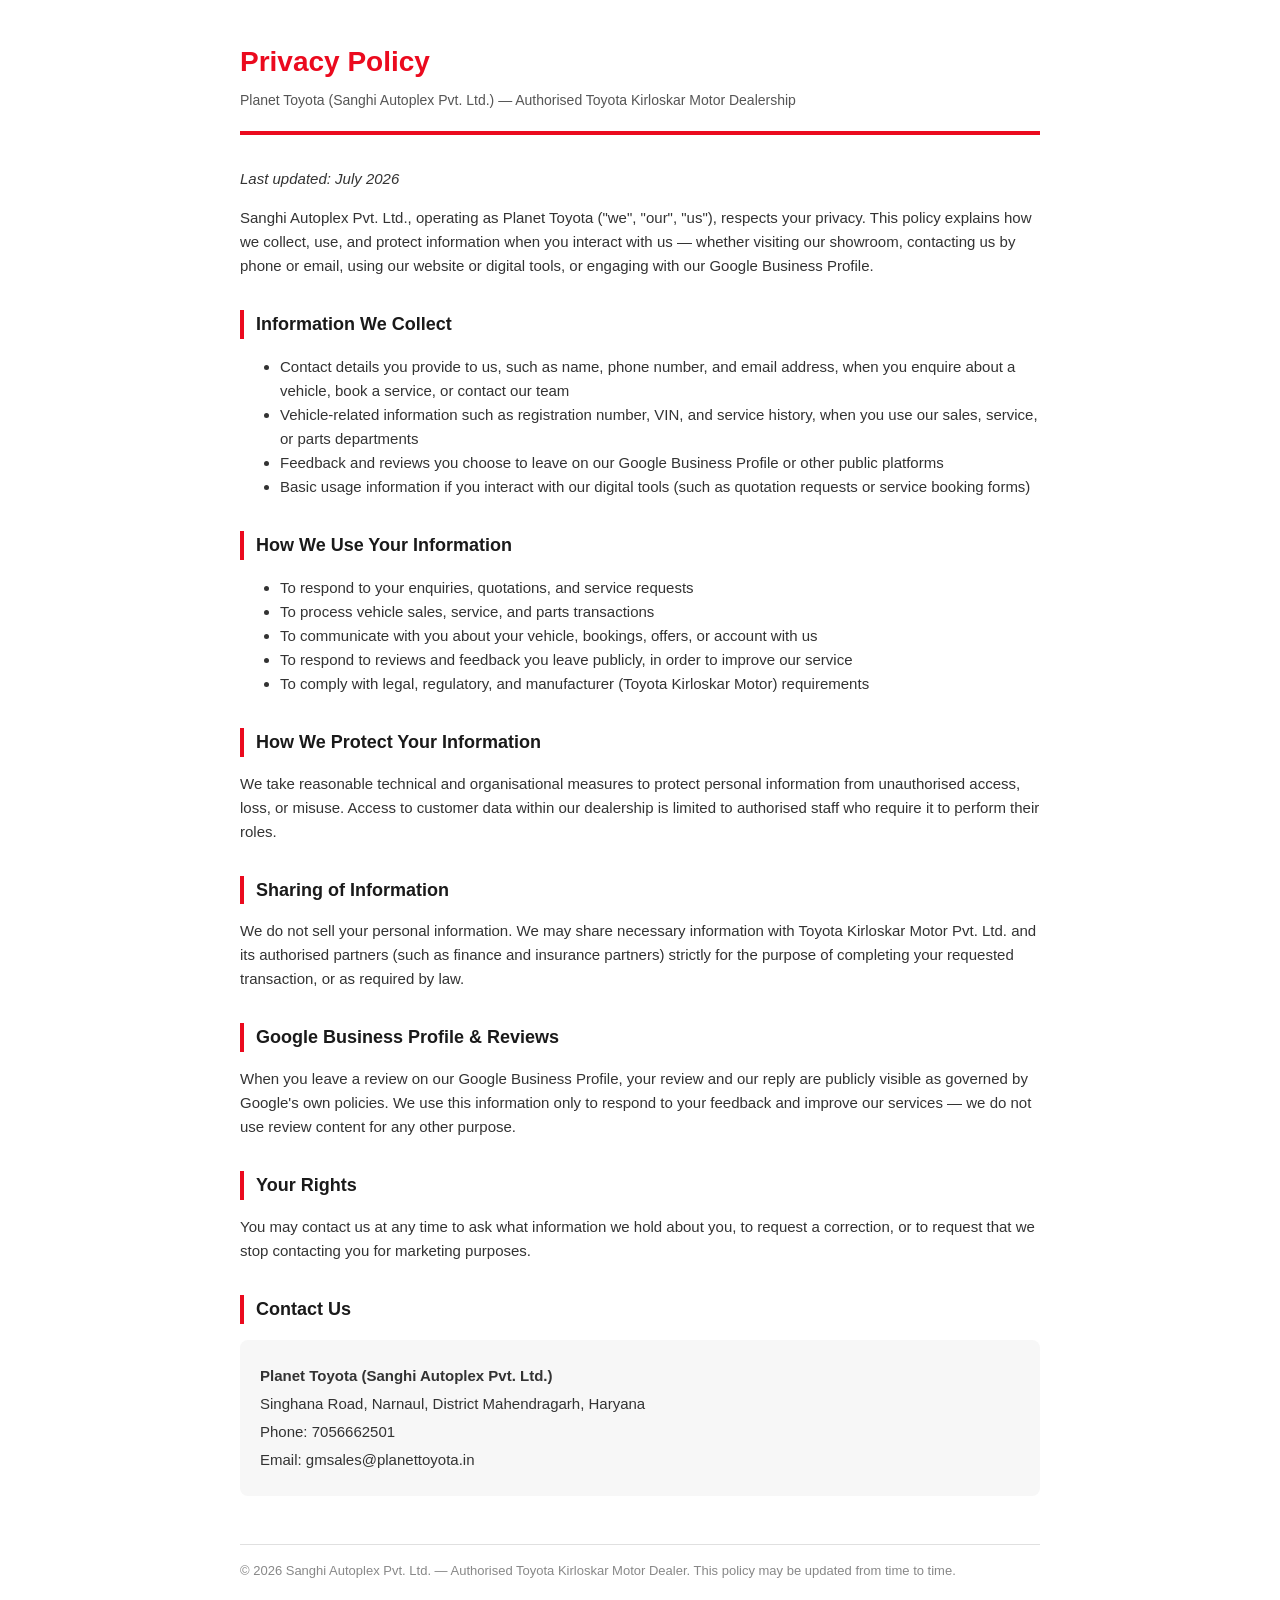
<file: privacy.html>
<!DOCTYPE html>
<html lang="en">
<head>
<meta charset="UTF-8">
<meta name="viewport" content="width=device-width, initial-scale=1.0">
<title>Privacy Policy - Planet Toyota</title>
<style>
  body {
    font-family: -apple-system, BlinkMacSystemFont, 'Inter', 'Segoe UI', Arial, sans-serif;
    max-width: 800px;
    margin: 0 auto;
    padding: 40px 24px 80px;
    color: #1a1a1a;
    line-height: 1.6;
    background: #fff;
  }
  header {
    border-bottom: 4px solid #EB0A1E;
    padding-bottom: 20px;
    margin-bottom: 32px;
  }
  h1 {
    color: #EB0A1E;
    font-size: 28px;
    margin: 0 0 4px;
  }
  .subtitle {
    color: #555;
    font-size: 14px;
  }
  h2 {
    font-size: 18px;
    color: #1a1a1a;
    margin-top: 32px;
    border-left: 4px solid #EB0A1E;
    padding-left: 12px;
  }
  p, li {
    font-size: 15px;
    color: #333;
  }
  .contact-box {
    background: #f7f7f7;
    border-radius: 8px;
    padding: 20px;
    margin-top: 16px;
  }
  .contact-box p {
    margin: 4px 0;
  }
  footer {
    margin-top: 48px;
    padding-top: 16px;
    border-top: 1px solid #e0e0e0;
    font-size: 13px;
    color: #888;
  }
</style>
</head>
<body>

<header>
  <h1>Privacy Policy</h1>
  <div class="subtitle">Planet Toyota (Sanghi Autoplex Pvt. Ltd.) — Authorised Toyota Kirloskar Motor Dealership</div>
</header>

<p><em>Last updated: July 2026</em></p>

<p>
  Sanghi Autoplex Pvt. Ltd., operating as Planet Toyota ("we", "our", "us"), respects your privacy.
  This policy explains how we collect, use, and protect information when you interact with us —
  whether visiting our showroom, contacting us by phone or email, using our website or digital
  tools, or engaging with our Google Business Profile.
</p>

<h2>Information We Collect</h2>
<ul>
  <li>Contact details you provide to us, such as name, phone number, and email address, when you enquire about a vehicle, book a service, or contact our team</li>
  <li>Vehicle-related information such as registration number, VIN, and service history, when you use our sales, service, or parts departments</li>
  <li>Feedback and reviews you choose to leave on our Google Business Profile or other public platforms</li>
  <li>Basic usage information if you interact with our digital tools (such as quotation requests or service booking forms)</li>
</ul>

<h2>How We Use Your Information</h2>
<ul>
  <li>To respond to your enquiries, quotations, and service requests</li>
  <li>To process vehicle sales, service, and parts transactions</li>
  <li>To communicate with you about your vehicle, bookings, offers, or account with us</li>
  <li>To respond to reviews and feedback you leave publicly, in order to improve our service</li>
  <li>To comply with legal, regulatory, and manufacturer (Toyota Kirloskar Motor) requirements</li>
</ul>

<h2>How We Protect Your Information</h2>
<p>
  We take reasonable technical and organisational measures to protect personal information from
  unauthorised access, loss, or misuse. Access to customer data within our dealership is limited
  to authorised staff who require it to perform their roles.
</p>

<h2>Sharing of Information</h2>
<p>
  We do not sell your personal information. We may share necessary information with Toyota
  Kirloskar Motor Pvt. Ltd. and its authorised partners (such as finance and insurance partners)
  strictly for the purpose of completing your requested transaction, or as required by law.
</p>

<h2>Google Business Profile &amp; Reviews</h2>
<p>
  When you leave a review on our Google Business Profile, your review and our reply are publicly
  visible as governed by Google's own policies. We use this information only to respond to your
  feedback and improve our services — we do not use review content for any other purpose.
</p>

<h2>Your Rights</h2>
<p>
  You may contact us at any time to ask what information we hold about you, to request a
  correction, or to request that we stop contacting you for marketing purposes.
</p>

<h2>Contact Us</h2>
<div class="contact-box">
  <p><strong>Planet Toyota (Sanghi Autoplex Pvt. Ltd.)</strong></p>
  <p>Singhana Road, Narnaul, District Mahendragarh, Haryana</p>
  <p>Phone: 7056662501</p>
  <p>Email: gmsales@planettoyota.in</p>
</div>

<footer>
  &copy; 2026 Sanghi Autoplex Pvt. Ltd. — Authorised Toyota Kirloskar Motor Dealer. This policy may be updated from time to time.
</footer>

</body>
</html>
</file>
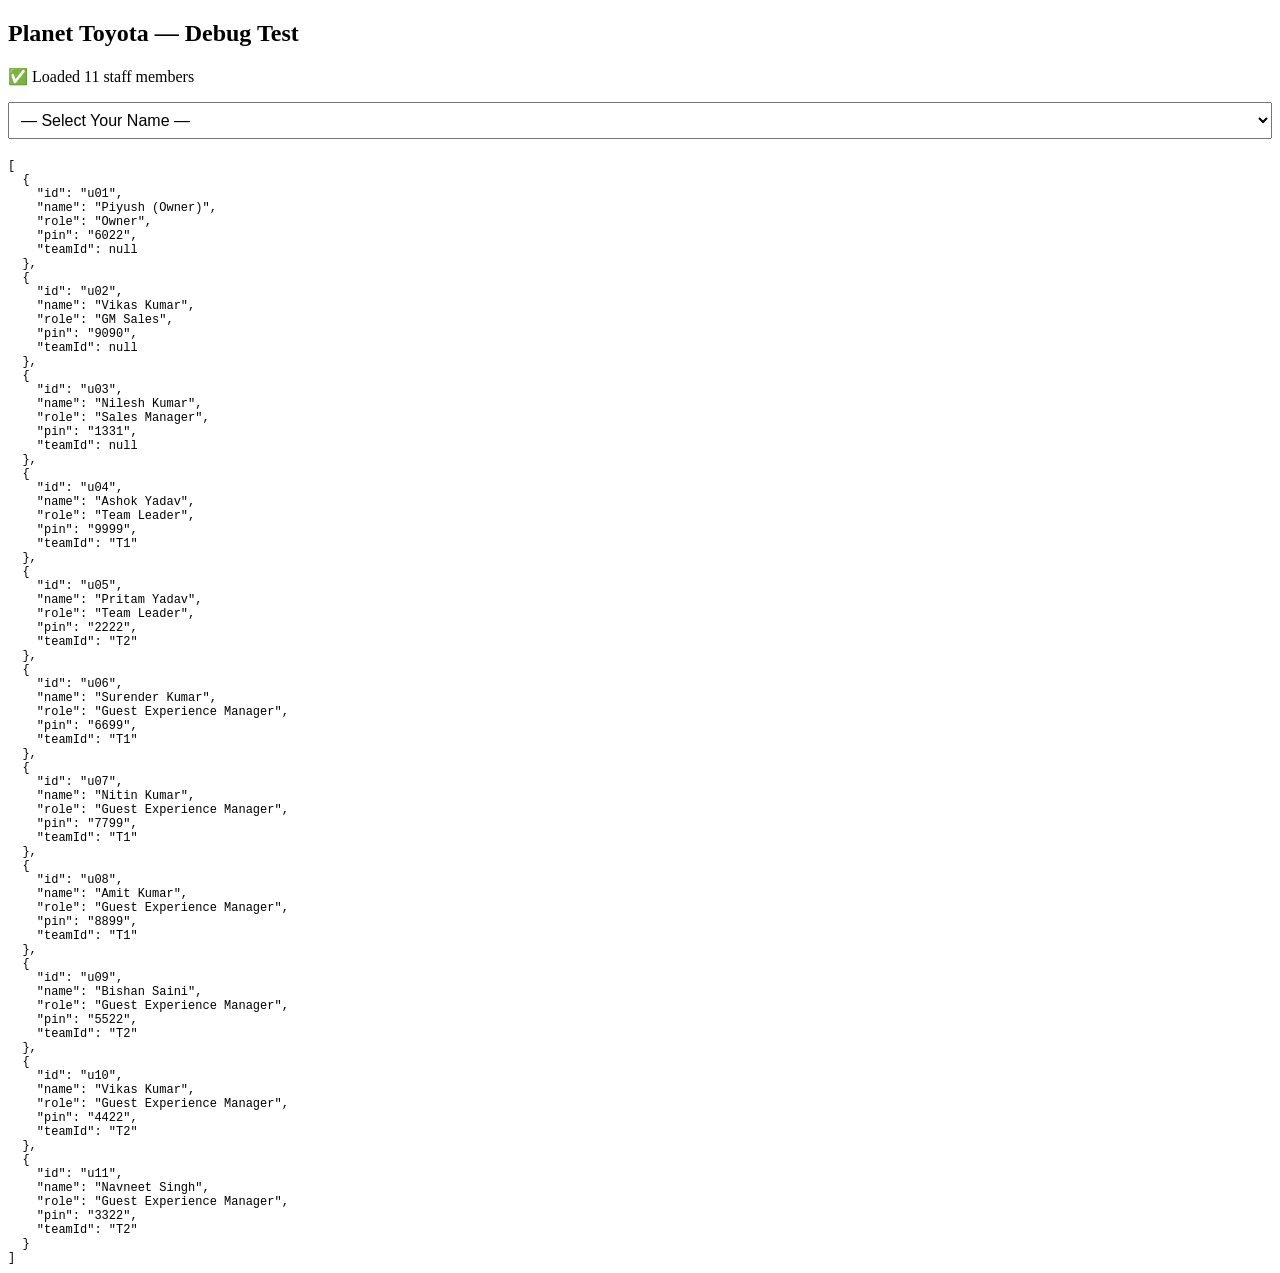
<file: test_debug.html>
<!DOCTYPE html>
<html>
<head>
<meta charset="UTF-8"/>
<meta name="viewport" content="width=device-width, initial-scale=1.0"/>
<title>PT Debug</title>
</head>
<body>
<h2>Planet Toyota — Debug Test</h2>
<p id="status">Loading...</p>
<select id="test-select" style="font-size:16px;padding:8px;width:100%">
  <option>— Loading —</option>
</select>
<div id="output" style="margin-top:20px;font-family:monospace;font-size:12px;white-space:pre-wrap"></div>

<script>
const ROLE = { EXEC:"Guest Experience Manager", TL:"Team Leader", SM:"Sales Manager", GM:"GM Sales", OWNER:"Owner" };
const STAFF_KEY = "pt_staff_v2";

const DEFAULT_STAFF = [
  { id:"u01", name:"Piyush (Owner)",    role:ROLE.OWNER, pin:"6022", teamId:null },
  { id:"u02", name:"Vikas Kumar",       role:ROLE.GM,    pin:"9090", teamId:null },
  { id:"u03", name:"Nilesh Kumar",      role:ROLE.SM,    pin:"1331", teamId:null },
  { id:"u04", name:"Ashok Yadav",       role:ROLE.TL,    pin:"9999", teamId:"T1" },
  { id:"u05", name:"Pritam Yadav",      role:ROLE.TL,    pin:"2222", teamId:"T2" },
  { id:"u06", name:"Surender Kumar",    role:ROLE.EXEC,  pin:"6699", teamId:"T1" },
  { id:"u07", name:"Nitin Kumar",       role:ROLE.EXEC,  pin:"7799", teamId:"T1" },
  { id:"u08", name:"Amit Kumar",        role:ROLE.EXEC,  pin:"8899", teamId:"T1" },
  { id:"u09", name:"Bishan Saini",      role:ROLE.EXEC,  pin:"5522", teamId:"T2" },
  { id:"u10", name:"Vikas Kumar",       role:ROLE.EXEC,  pin:"4422", teamId:"T2" },
  { id:"u11", name:"Navneet Singh",     role:ROLE.EXEC,  pin:"3322", teamId:"T2" },
];

function loadStaff() {
  try {
    // Clear old keys first
    localStorage.removeItem("pt_staff_v1");
    const s = localStorage.getItem(STAFF_KEY);
    if (s) return JSON.parse(s);
  } catch(e) {
    document.getElementById('output').textContent += "\nloadStaff error: " + e;
  }
  localStorage.setItem(STAFF_KEY, JSON.stringify(DEFAULT_STAFF));
  return DEFAULT_STAFF;
}

window.addEventListener('DOMContentLoaded', function() {
  try {
    const staff = loadStaff();
    const sel = document.getElementById('test-select');
    sel.innerHTML = '<option value="">— Select Your Name —</option>';
    staff.forEach(function(s) {
      const o = document.createElement('option');
      o.value = s.id;
      o.textContent = s.name + ' (' + s.role + ')';
      sel.appendChild(o);
    });
    document.getElementById('status').textContent = '✅ Loaded ' + staff.length + ' staff members';
    document.getElementById('output').textContent = JSON.stringify(staff, null, 2);
  } catch(e) {
    document.getElementById('status').textContent = '❌ Error: ' + e.message;
    document.getElementById('output').textContent = e.stack;
  }
});
</script>
</body>
</html>
</file>
